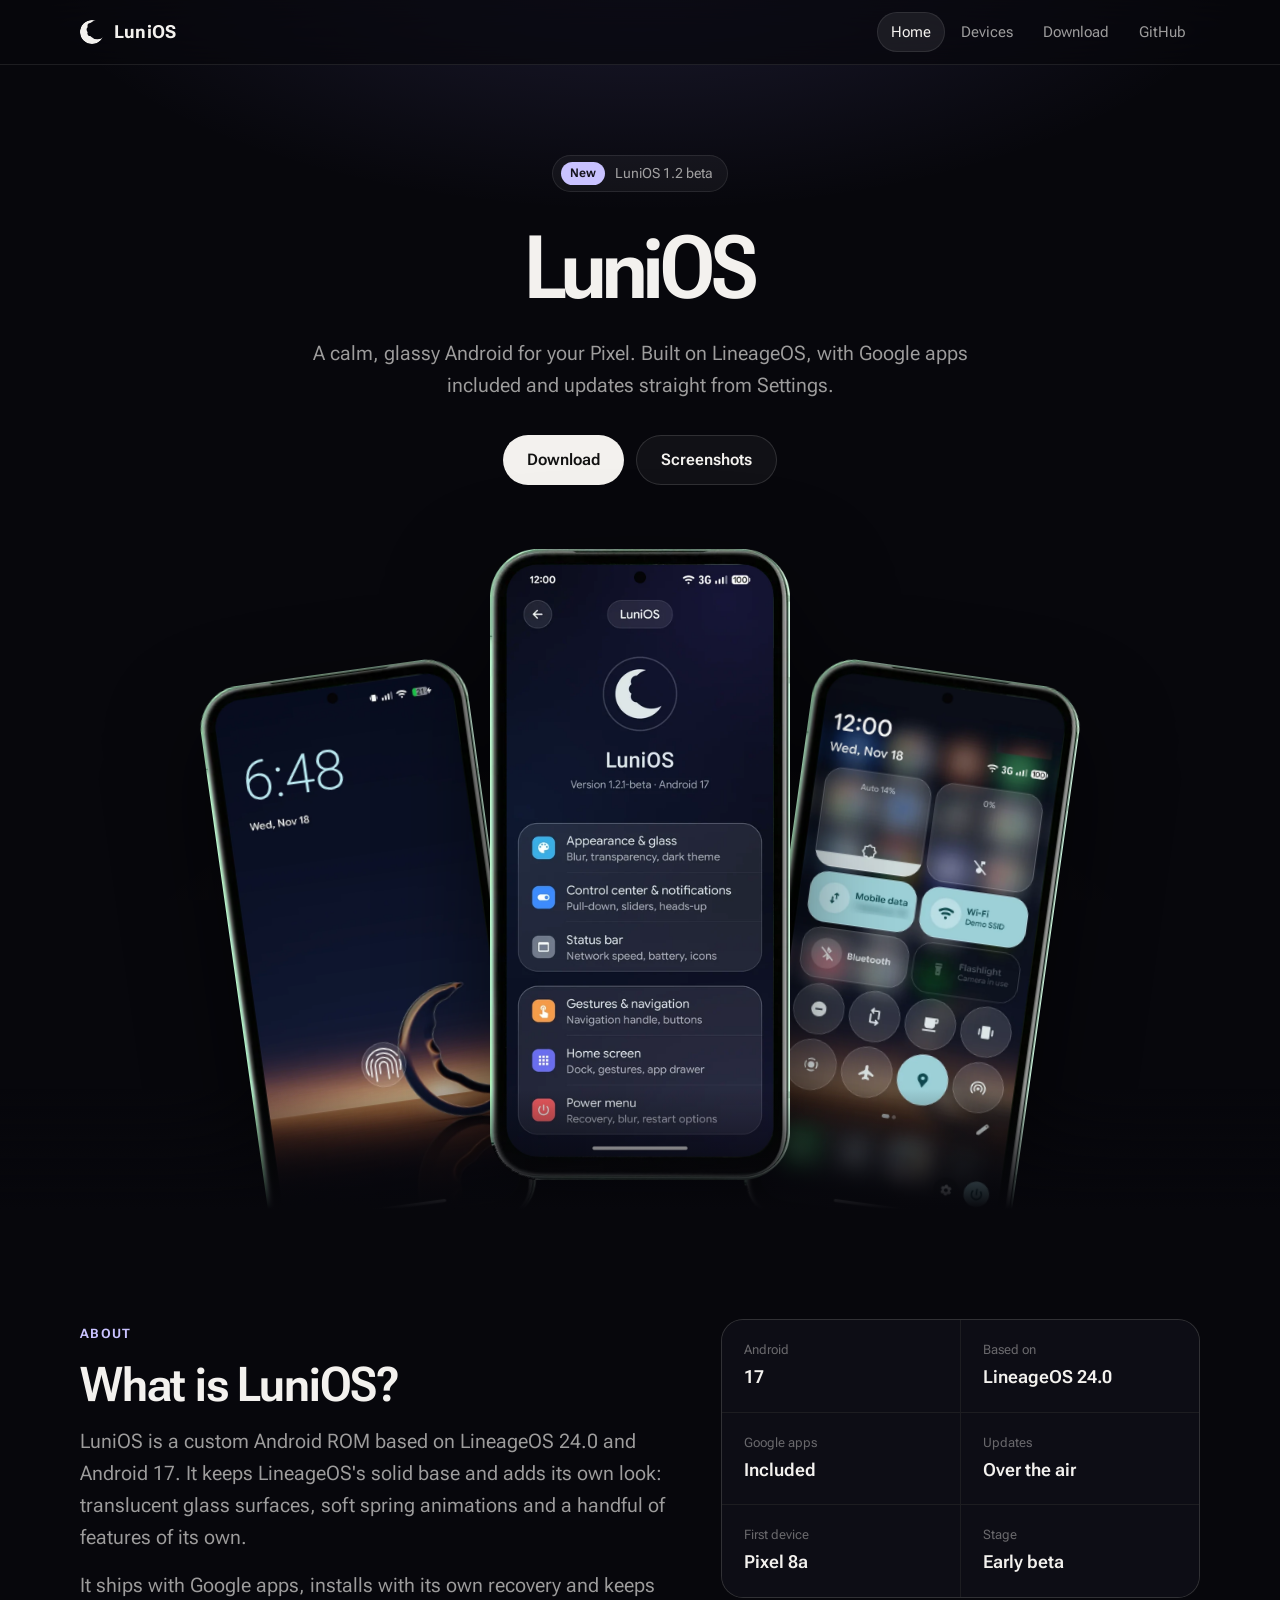
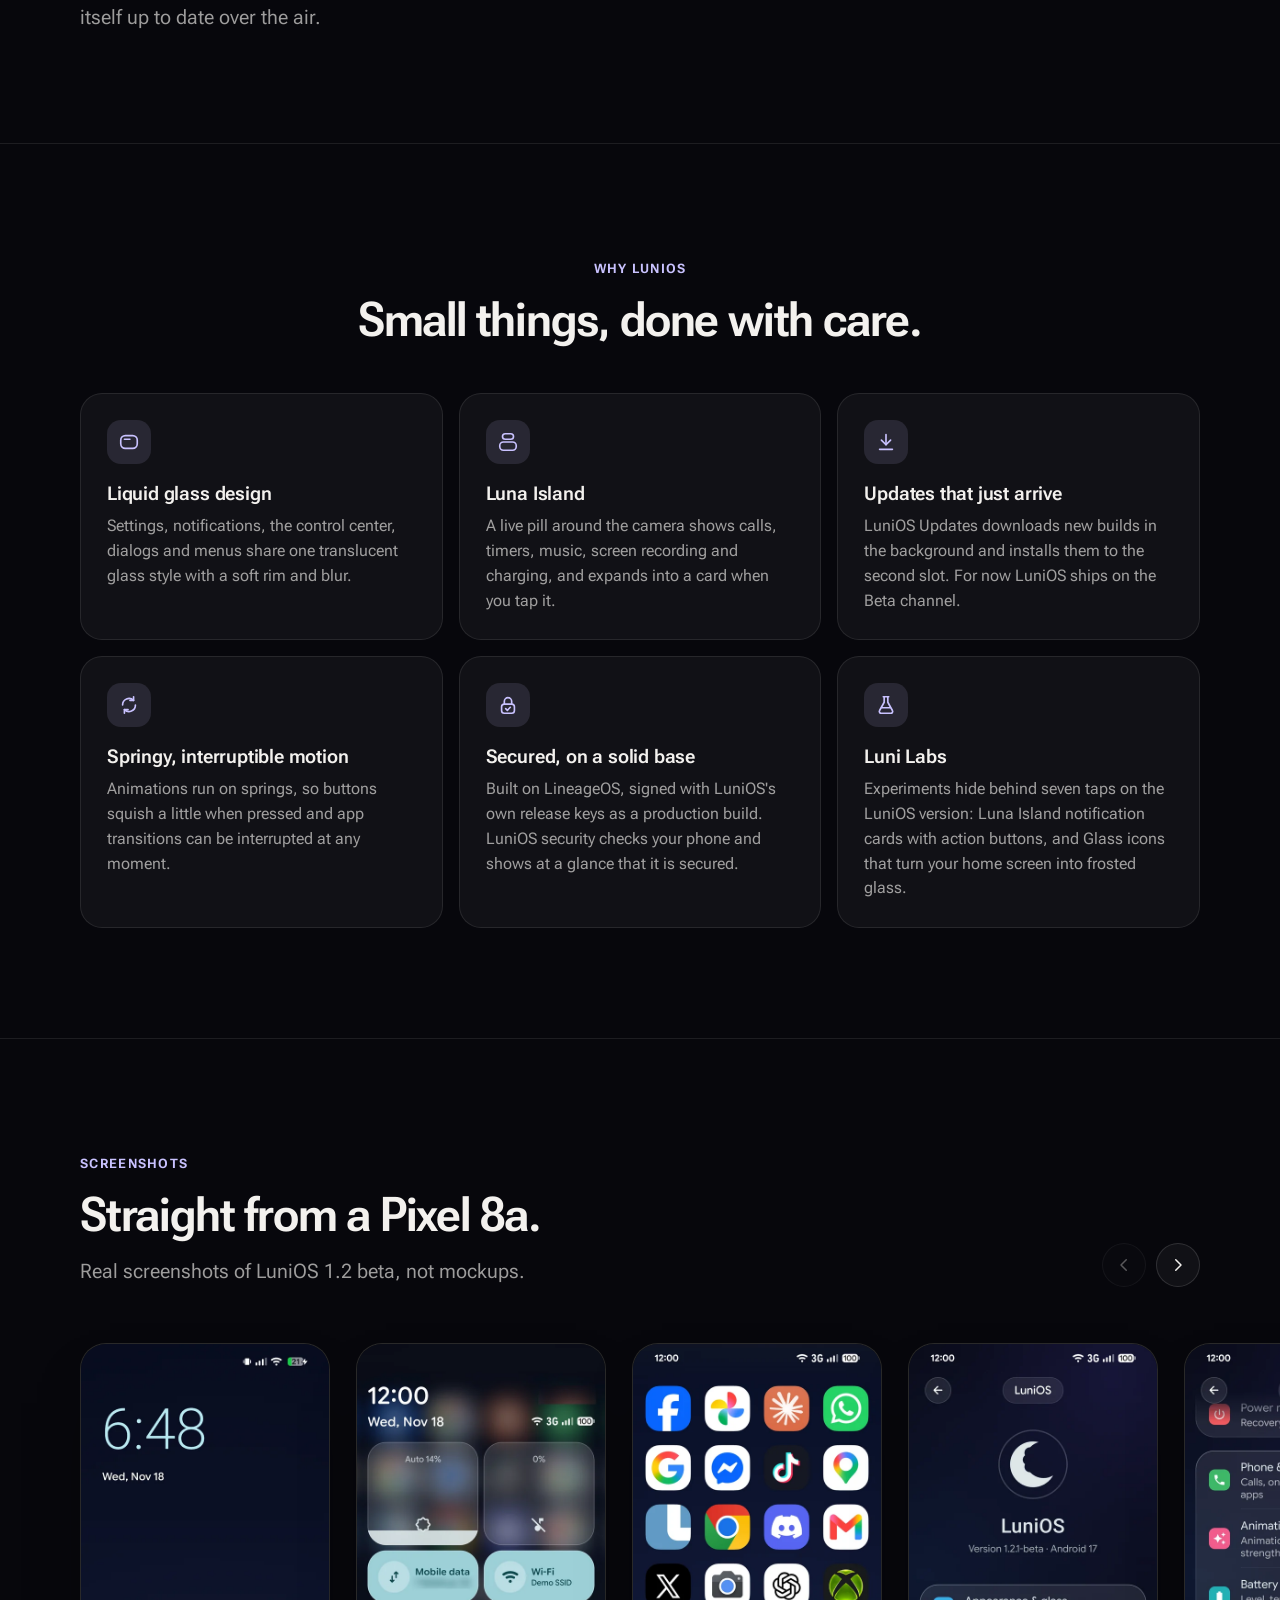
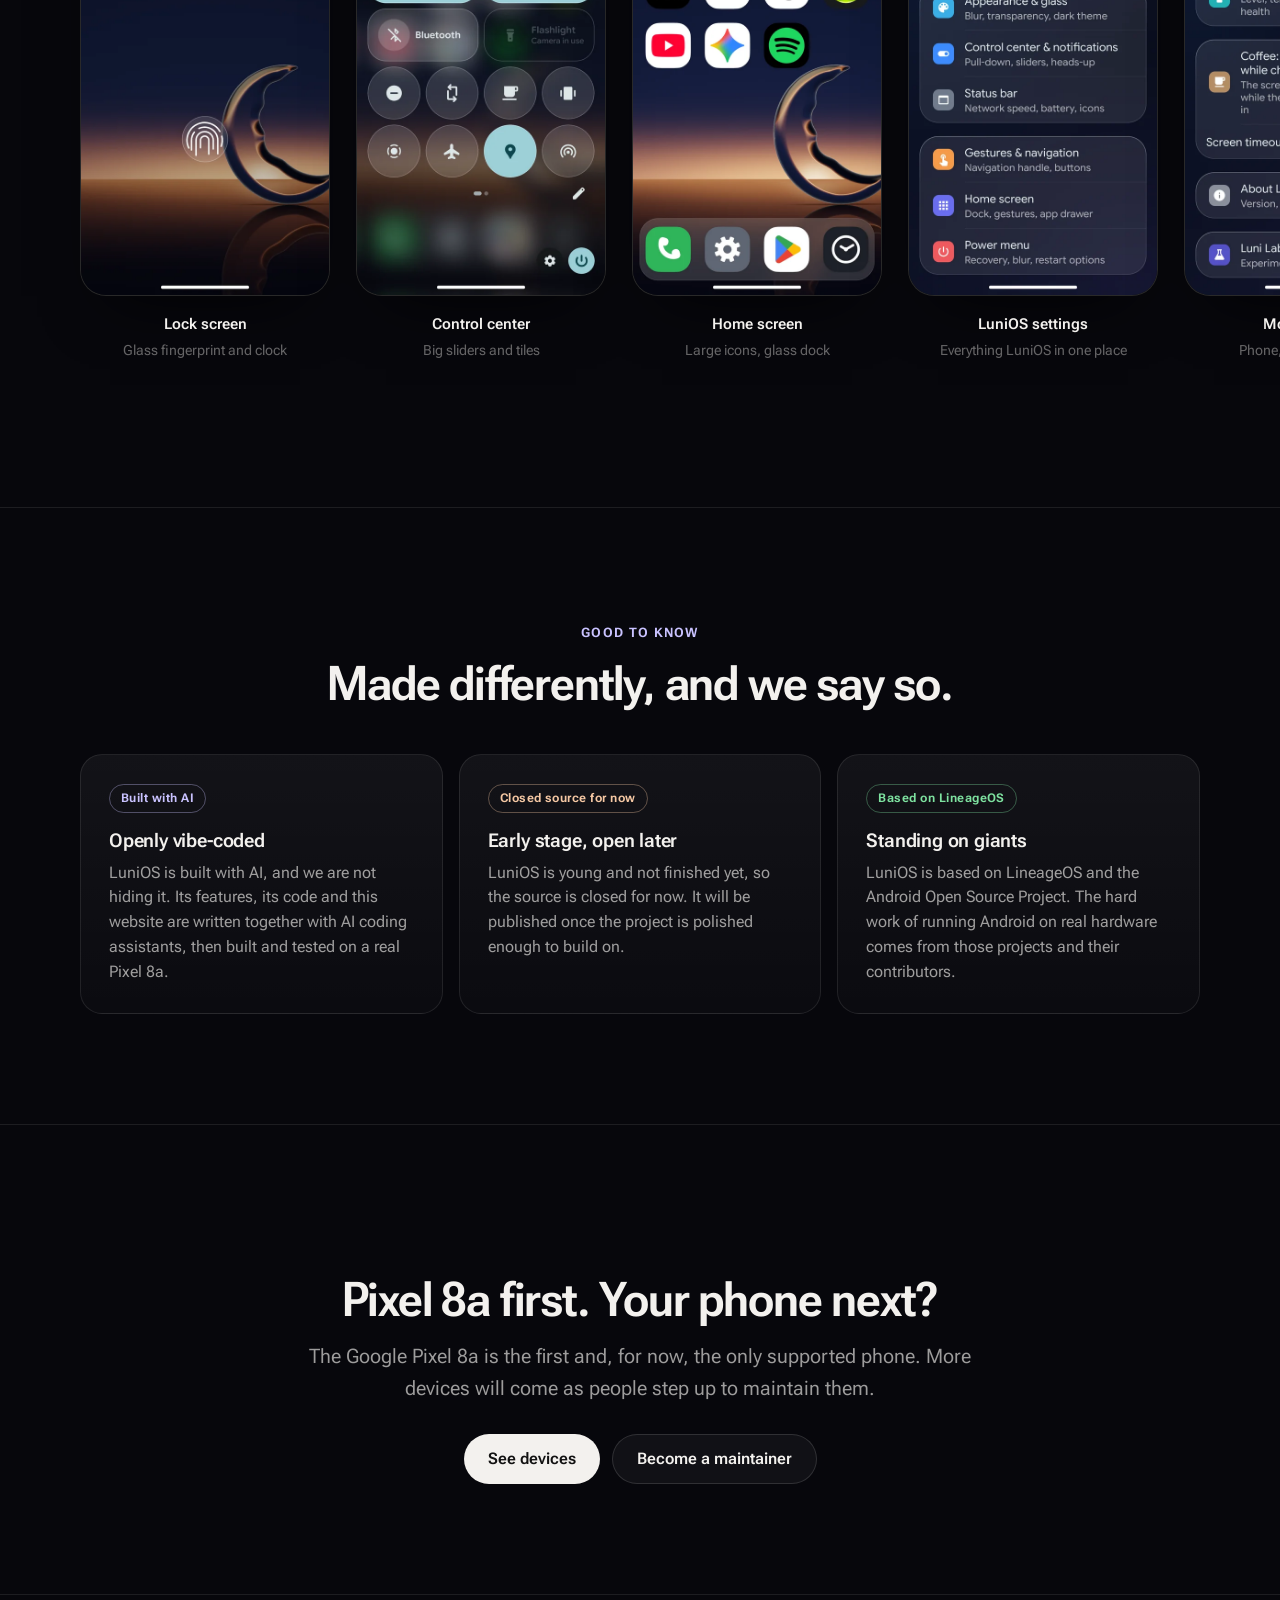
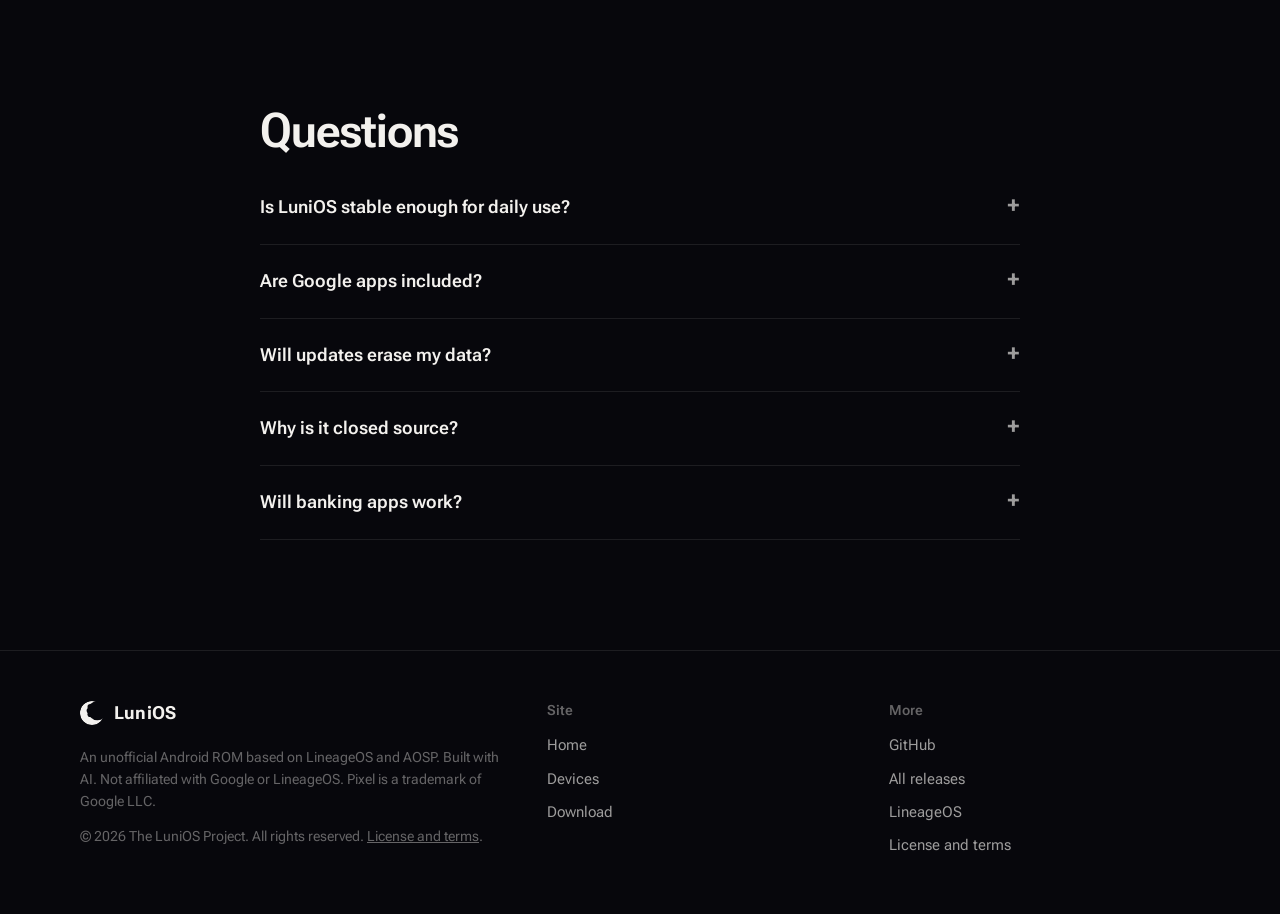
<file: docs/index.html>
<!doctype html>
<html lang="en">
<head>
<meta charset="utf-8">
<meta name="viewport" content="width=device-width, initial-scale=1, viewport-fit=cover">
<title>LuniOS</title>
<meta name="description" content="LuniOS is a custom Android 17 ROM based on LineageOS, with a liquid glass design, Google apps and over-the-air updates. First device: Google Pixel 8a.">
<meta name="theme-color" content="#07070C">
<meta name="color-scheme" content="dark">
<meta property="og:title" content="LuniOS">
<meta property="og:description" content="A calm, glassy Android ROM based on LineageOS. First device: Pixel 8a.">
<meta property="og:image" content="assets/shots/luni-settings.webp">
<link rel="icon" href="assets/favicon.svg" type="image/svg+xml">
<link rel="preconnect" href="https://fonts.googleapis.com">
<link rel="preconnect" href="https://fonts.gstatic.com" crossorigin>
<link href="https://fonts.googleapis.com/css2?family=Roboto+Flex:opsz,wght@8..144,300..800&display=swap" rel="stylesheet">
<link rel="stylesheet" href="css/site.css">
<script>document.documentElement.classList.add('js')</script>
</head>
<body>
<a class="skip" href="#main">Skip to content</a>

<header class="nav">
  <div class="wrap nav-in">
    <a class="brand" href="./"><img src="assets/logo.svg" width="24" height="24" alt="">LuniOS</a>
    <nav class="links" id="links" aria-label="Main">
      <span class="pill" aria-hidden="true"></span>
      <a href="./" aria-current="page">Home</a>
      <a href="devices.html">Devices</a>
      <a href="download.html">Download</a>
      <a href="https://github.com/project-patina/lunios-updates">GitHub</a>
    </nav>
    <button class="menu-btn" type="button" id="menu" aria-label="Menu" aria-expanded="false" aria-controls="links"><span></span><span></span></button>
  </div>
</header>

<main id="main">

  <section class="hero">
    <div class="wrap">
      <a class="badge-line rv" href="download.html" id="hero-badge"><b>New</b><span id="hero-badge-text">LuniOS 1.2 beta</span></a>
      <h1 class="rv" style="--d:1">LuniOS</h1>
      <p class="lead rv" style="--d:2">A calm, glassy Android for your Pixel. Built on LineageOS, with Google apps included and updates straight from Settings.</p>
      <div class="cta rv" style="--d:3">
        <a class="btn btn-primary" href="download.html">Download</a>
        <a class="btn btn-ghost" href="#screens">Screenshots</a>
      </div>
    </div>
    <div class="hero-phones" id="hero-phones">
      <img class="p1" src="assets/device/front-lock.webp" width="750" height="1576" alt="Pixel 8a showing the LuniOS lock screen" fetchpriority="high">
      <img class="p2" src="assets/device/front-settings.webp" width="750" height="1576" alt="Pixel 8a showing the LuniOS section in Settings" fetchpriority="high">
      <img class="p3" src="assets/device/front-cc.webp" width="750" height="1576" alt="Pixel 8a showing the LuniOS control center" fetchpriority="high">
    </div>
    <div class="hero-fade" aria-hidden="true"></div>
  </section>

  <section class="section" id="about">
    <div class="wrap about">
      <div>
        <span class="kicker rv">About</span>
        <h2 class="rv">What is LuniOS?</h2>
        <p class="lead rv">LuniOS is a custom Android ROM based on LineageOS 24.0 and Android 17. It keeps LineageOS's solid base and adds its own look: translucent glass surfaces, soft spring animations and a handful of features of its own.</p>
        <p class="lead rv">It ships with Google apps, installs with its own recovery and keeps itself up to date over the air.</p>
      </div>
      <dl class="facts rv" style="--d:1">
        <div><dt>Android</dt><dd>17</dd></div>
        <div><dt>Based on</dt><dd>LineageOS 24.0</dd></div>
        <div><dt>Google apps</dt><dd>Included</dd></div>
        <div><dt>Updates</dt><dd>Over the air</dd></div>
        <div><dt>First device</dt><dd>Pixel 8a</dd></div>
        <div><dt>Stage</dt><dd>Early beta</dd></div>
      </dl>
    </div>
  </section>

  <section class="section" id="why">
    <div class="wrap">
      <div class="center">
        <span class="kicker rv">Why LuniOS</span>
        <h2 class="rv">Small things, done with care.</h2>
      </div>
      <div class="why">
        <article class="rv">
          <div class="ic"><svg viewBox="0 0 24 24"><rect x="3" y="5" width="18" height="14" rx="5"/><path d="M7 9h6"/></svg></div>
          <h3>Liquid glass design</h3>
          <p>Settings, notifications, the control center, dialogs and menus share one translucent glass style with a soft rim and blur.</p>
        </article>
        <article class="rv" style="--d:1">
          <div class="ic"><svg viewBox="0 0 24 24"><rect x="6" y="3" width="12" height="6" rx="3"/><rect x="3" y="12" width="18" height="9" rx="4"/></svg></div>
          <h3>Luna Island</h3>
          <p>A live pill around the camera shows calls, timers, music, screen recording and charging, and expands into a card when you tap it.</p>
        </article>
        <article class="rv" style="--d:2">
          <div class="ic"><svg viewBox="0 0 24 24"><path d="M12 4v11"/><path d="M7 10l5 5 5-5"/><path d="M5 20h14"/></svg></div>
          <h3>Updates that just arrive</h3>
          <p>LuniOS Updates downloads new builds in the background and installs them to the second slot. For now LuniOS ships on the Beta channel.</p>
        </article>
        <article class="rv">
          <div class="ic"><svg viewBox="0 0 24 24"><path d="M5 12a7 7 0 0112-5"/><path d="M19 12a7 7 0 01-12 5"/><path d="M17 3v4h-4"/><path d="M7 21v-4h4"/></svg></div>
          <h3>Springy, interruptible motion</h3>
          <p>Animations run on springs, so buttons squish a little when pressed and app transitions can be interrupted at any moment.</p>
        </article>
        <article class="rv" style="--d:1">
          <div class="ic"><svg viewBox="0 0 24 24"><path d="M8 11V8a4 4 0 018 0v3"/><rect x="5" y="11" width="14" height="10" rx="3"/><path d="M9.5 16l1.8 1.8 3.2-3.3"/></svg></div>
          <h3>Secured, on a solid base</h3>
          <p>Built on LineageOS, signed with LuniOS's own release keys as a production build. LuniOS security checks your phone and shows at a glance that it is secured.</p>
        </article>
        <article class="rv" style="--d:2">
          <div class="ic"><svg viewBox="0 0 24 24"><path d="M9 3h6"/><path d="M10 3v6l-5 9a2 2 0 002 3h10a2 2 0 002-3l-5-9V3"/><path d="M7.5 15h9"/></svg></div>
          <h3>Luni Labs</h3>
          <p>Experiments hide behind seven taps on the LuniOS version: Luna Island notification cards with action buttons, and Glass icons that turn your home screen into frosted glass.</p>
        </article>
      </div>
    </div>
  </section>

  <section class="section" id="screens">
    <div class="wrap gal-head">
      <div>
        <span class="kicker rv">Screenshots</span>
        <h2 class="rv">Straight from a Pixel 8a.</h2>
        <p class="lead rv">Real screenshots of LuniOS 1.2 beta, not mockups.</p>
      </div>
      <div class="gal-ctl rv">
        <button type="button" id="gal-prev" aria-label="Previous"><svg viewBox="0 0 24 24"><path d="M15 5l-7 7 7 7"/></svg></button>
        <button type="button" id="gal-next" aria-label="Next"><svg viewBox="0 0 24 24"><path d="M9 5l7 7-7 7"/></svg></button>
      </div>
    </div>
    <div class="gallery" id="gallery">
      <figure><div class="shot"><img src="assets/shots/lock.webp" width="540" height="1200" alt="" loading="lazy"></div><figcaption><b>Lock screen</b><span>Glass fingerprint and clock</span></figcaption></figure>
      <figure><div class="shot"><img src="assets/shots/control-center.webp" width="540" height="1200" alt="" loading="lazy"></div><figcaption><b>Control center</b><span>Big sliders and tiles</span></figcaption></figure>
      <figure><div class="shot"><img src="assets/shots/home.webp" width="540" height="1200" alt="" loading="lazy"></div><figcaption><b>Home screen</b><span>Large icons, glass dock</span></figcaption></figure>
      <figure><div class="shot"><img src="assets/shots/luni-settings.webp" width="540" height="1200" alt="" loading="lazy"></div><figcaption><b>LuniOS settings</b><span>Everything LuniOS in one place</span></figcaption></figure>
      <figure><div class="shot"><img src="assets/shots/luni-settings-2.webp" width="540" height="1200" alt="" loading="lazy"></div><figcaption><b>More options</b><span>Phone, haptics, battery</span></figcaption></figure>
      <figure><div class="shot"><img src="assets/shots/updates.webp" width="540" height="1200" alt="" loading="lazy"></div><figcaption><b>LuniOS Updates</b><span>Release notes before you install</span></figcaption></figure>
      <figure><div class="shot"><img src="assets/shots/luni-labs.webp" width="540" height="1200" alt="" loading="lazy"></div><figcaption><b>Luni Labs</b><span>Experimental features</span></figcaption></figure>
      <figure><div class="shot"><img src="assets/shots/about-luni.webp" width="540" height="1200" alt="" loading="lazy"></div><figcaption><b>About LuniOS</b><span>Version, build and hardware</span></figcaption></figure>
      <figure><div class="shot"><img src="assets/shots/keyboard.webp" width="540" height="1200" alt="" loading="lazy"></div><figcaption><b>Settings search</b><span>Results without the clutter</span></figcaption></figure>
    </div>
  </section>

  <section class="section" id="honest">
    <div class="wrap">
      <div class="center">
        <span class="kicker rv">Good to know</span>
        <h2 class="rv">Made differently, and we say so.</h2>
      </div>
      <div class="honest">
        <article class="rv">
          <span class="tag ai">Built with AI</span>
          <h3>Openly vibe-coded</h3>
          <p>LuniOS is built with AI, and we are not hiding it. Its features, its code and this website are written together with AI coding assistants, then built and tested on a real Pixel 8a.</p>
        </article>
        <article class="rv" style="--d:1">
          <span class="tag lock">Closed source for now</span>
          <h3>Early stage, open later</h3>
          <p>LuniOS is young and not finished yet, so the source is closed for now. It will be published once the project is polished enough to build on.</p>
        </article>
        <article class="rv" style="--d:2">
          <span class="tag base">Based on LineageOS</span>
          <h3>Standing on giants</h3>
          <p>LuniOS is based on LineageOS and the Android Open Source Project. The hard work of running Android on real hardware comes from those projects and their contributors.</p>
        </article>
      </div>
    </div>
  </section>

  <section class="section" id="devices-cta">
    <div class="wrap center">
      <span class="kicker rv">Devices</span>
      <h2 class="rv">Pixel 8a first. Your phone next?</h2>
      <p class="lead rv">The Google Pixel 8a is the first and, for now, the only supported phone. More devices will come as people step up to maintain them.</p>
      <div class="cta rv" style="margin-top:30px">
        <a class="btn btn-primary" href="devices.html">See devices</a>
        <a class="btn btn-ghost" href="devices.html#maintain">Become a maintainer</a>
      </div>
    </div>
  </section>

  <section class="section" id="faq">
    <div class="narrow faq">
      <h2 class="rv">Questions</h2>
      <details class="rv"><summary>Is LuniOS stable enough for daily use?</summary><p>It runs daily on the developer's own Pixel 8a, but it is an early beta. Expect rough edges and keep backups of anything important.</p></details>
      <details class="rv"><summary>Are Google apps included?</summary><p>Yes. The Play Store and Google services come preinstalled, so you can sign in during setup.</p></details>
      <details class="rv"><summary>Will updates erase my data?</summary><p>No. Updates from LuniOS Updates keep your apps and data. Only the first installation needs a factory reset. One exception: moving from 1.2.x or older to 1.3.0 needs one clean install, because 1.3.0 switches to LuniOS's own signing keys.</p></details>
      <details class="rv"><summary>Why is it closed source?</summary><p>Because it is still early and changing fast. The plan is to open the source once LuniOS is polished.</p></details>
      <details class="rv"><summary>Will banking apps work?</summary><p>Some may not, because the bootloader is unlocked. LuniOS does not try to fake device certification.</p></details>
    </div>
  </section>

</main>

<footer class="foot">
  <div class="wrap foot-in">
    <div>
      <a class="brand" href="./"><img src="assets/logo.svg" width="24" height="24" alt="">LuniOS</a>
      <p>An unofficial Android ROM based on LineageOS and AOSP. Built with AI. Not affiliated with Google or LineageOS. Pixel is a trademark of Google LLC.</p>
      <p>© 2026 The LuniOS Project. All rights reserved. <a href="legal.html" style="text-decoration:underline">License and terms</a>.</p>
    </div>
    <div><h4>Site</h4><ul><li><a href="./">Home</a></li><li><a href="devices.html">Devices</a></li><li><a href="download.html">Download</a></li></ul></div>
    <div><h4>More</h4><ul><li><a href="https://github.com/project-patina/lunios-updates">GitHub</a></li><li><a href="https://github.com/project-patina/lunios-updates/releases">All releases</a></li><li><a href="https://lineageos.org">LineageOS</a></li><li><a href="legal.html">License and terms</a></li></ul></div>
  </div>
</footer>

<script src="js/site.js" defer></script>
</body>
</html>
</file>
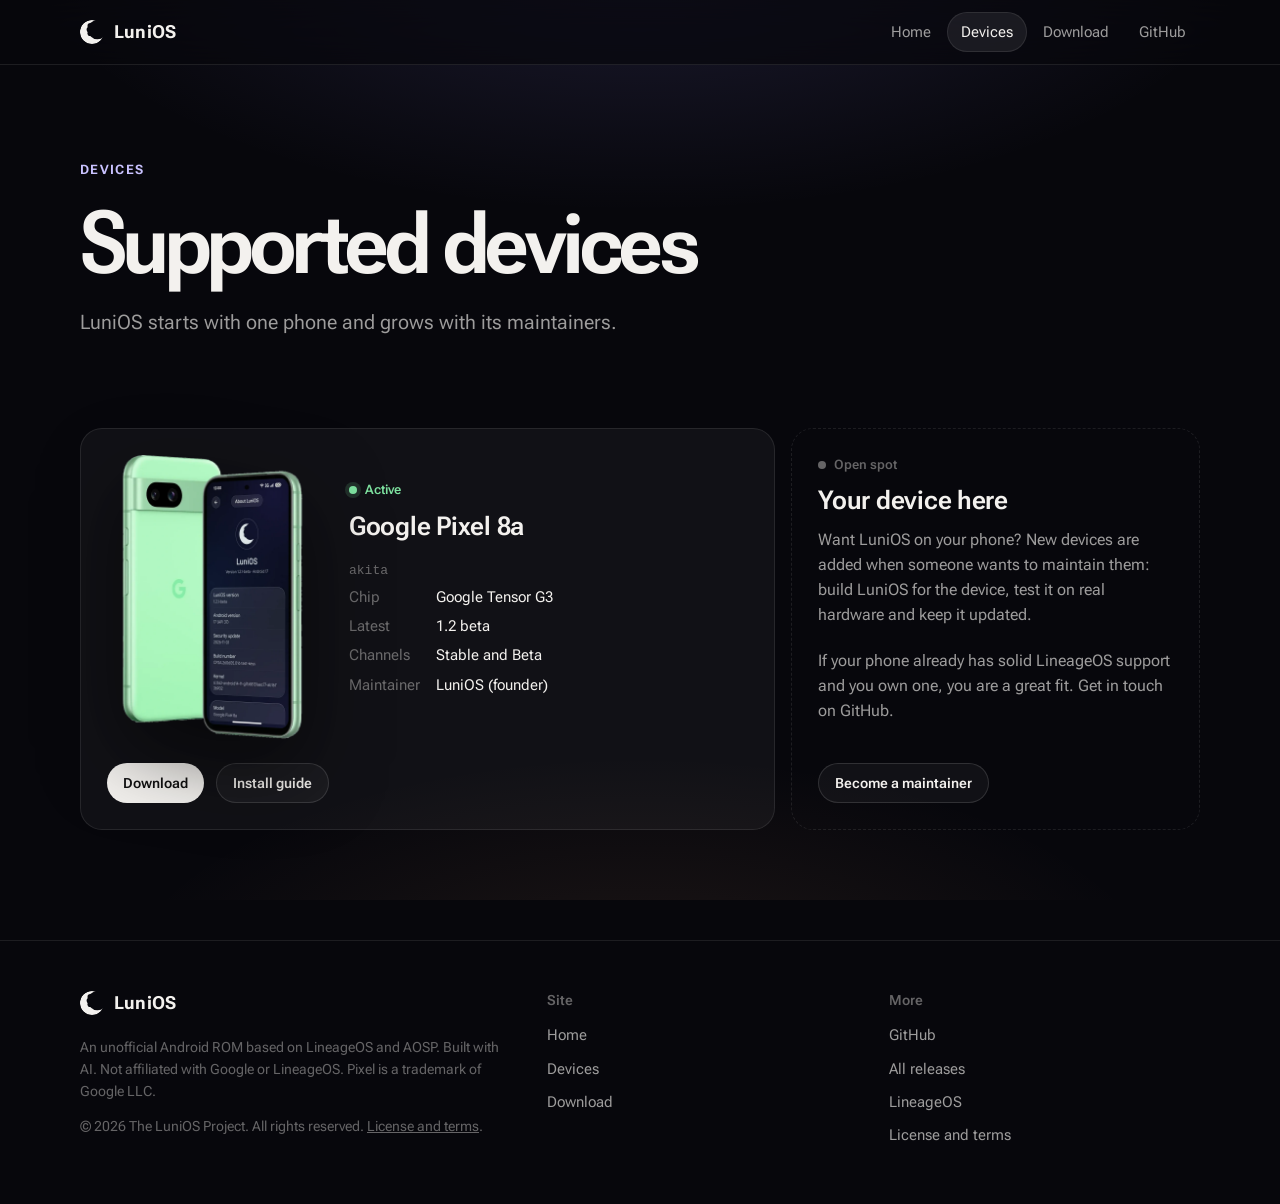
<file: docs/devices.html>
<!doctype html>
<html lang="en">
<head>
<meta charset="utf-8">
<meta name="viewport" content="width=device-width, initial-scale=1, viewport-fit=cover">
<title>Devices · LuniOS</title>
<meta name="description" content="Devices supported by LuniOS. First device: Google Pixel 8a (akita).">
<meta name="theme-color" content="#07070C">
<meta name="color-scheme" content="dark">
<meta property="og:title" content="LuniOS">
<meta property="og:description" content="A calm, glassy Android ROM based on LineageOS. First device: Pixel 8a.">
<meta property="og:image" content="assets/shots/luni-settings.webp">
<link rel="icon" href="assets/favicon.svg" type="image/svg+xml">
<link rel="preconnect" href="https://fonts.googleapis.com">
<link rel="preconnect" href="https://fonts.gstatic.com" crossorigin>
<link href="https://fonts.googleapis.com/css2?family=Roboto+Flex:opsz,wght@8..144,300..800&display=swap" rel="stylesheet">
<link rel="stylesheet" href="css/site.css">
<script>document.documentElement.classList.add('js')</script>
</head>
<body>
<a class="skip" href="#main">Skip to content</a>

<header class="nav">
  <div class="wrap nav-in">
    <a class="brand" href="./"><img src="assets/logo.svg" width="24" height="24" alt="">LuniOS</a>
    <nav class="links" id="links" aria-label="Main">
      <span class="pill" aria-hidden="true"></span>
      <a href="./">Home</a>
      <a href="devices.html" aria-current="page">Devices</a>
      <a href="download.html">Download</a>
      <a href="https://github.com/project-patina/lunios-updates">GitHub</a>
    </nav>
    <button class="menu-btn" type="button" id="menu" aria-label="Menu" aria-expanded="false" aria-controls="links"><span></span><span></span></button>
  </div>
</header>

<main id="main">

  <section class="page-head">
    <div class="wrap">
      <span class="kicker rv">Devices</span>
      <h1 class="rv" style="--d:1">Supported devices</h1>
      <p class="lead rv" style="--d:2">LuniOS starts with one phone and grows with its maintainers.</p>
    </div>
  </section>

  <section class="section" style="padding-top:50px">
    <div class="wrap devices">
      <article class="dev rv">
        <div class="dev-row">
          <img class="device-img" src="assets/device/pixel8a-about.webp" width="860" height="1172" alt="Google Pixel 8a showing About LuniOS" loading="lazy">
          <div>
            <span class="status">Active</span>
            <h3>Google Pixel 8a</h3>
            <span class="code">akita</span>
            <dl>
              <dt>Chip</dt><dd>Google Tensor G3</dd>
              <dt>Latest</dt><dd id="dev-latest">1.2 beta</dd>
              <dt>Channels</dt><dd>Stable and Beta</dd>
              <dt>Maintainer</dt><dd>LuniOS (founder)</dd>
            </dl>
          </div>
        </div>
        <div class="cta" style="justify-content:flex-start">
          <a class="btn btn-primary btn-sm" href="download.html">Download</a>
          <a class="btn btn-ghost btn-sm" href="download.html#install">Install guide</a>
        </div>
      </article>

      <article class="dev add rv" style="--d:1" id="maintain">
        <span class="status soon">Open spot</span>
        <h3>Your device here</h3>
        <p>Want LuniOS on your phone? New devices are added when someone wants to maintain them: build LuniOS for the device, test it on real hardware and keep it updated.</p>
        <p>If your phone already has solid LineageOS support and you own one, you are a great fit. Get in touch on GitHub.</p>
        <a class="btn btn-ghost btn-sm" href="https://github.com/project-patina/lunios-updates/issues">Become a maintainer</a>
      </article>
    </div>
  </section>

</main>

<footer class="foot">
  <div class="wrap foot-in">
    <div>
      <a class="brand" href="./"><img src="assets/logo.svg" width="24" height="24" alt="">LuniOS</a>
      <p>An unofficial Android ROM based on LineageOS and AOSP. Built with AI. Not affiliated with Google or LineageOS. Pixel is a trademark of Google LLC.</p>
      <p>© 2026 The LuniOS Project. All rights reserved. <a href="legal.html" style="text-decoration:underline">License and terms</a>.</p>
    </div>
    <div><h4>Site</h4><ul><li><a href="./">Home</a></li><li><a href="devices.html">Devices</a></li><li><a href="download.html">Download</a></li></ul></div>
    <div><h4>More</h4><ul><li><a href="https://github.com/project-patina/lunios-updates">GitHub</a></li><li><a href="https://github.com/project-patina/lunios-updates/releases">All releases</a></li><li><a href="https://lineageos.org">LineageOS</a></li><li><a href="legal.html">License and terms</a></li></ul></div>
  </div>
</footer>

<script src="js/site.js" defer></script>
</body>
</html>
</file>
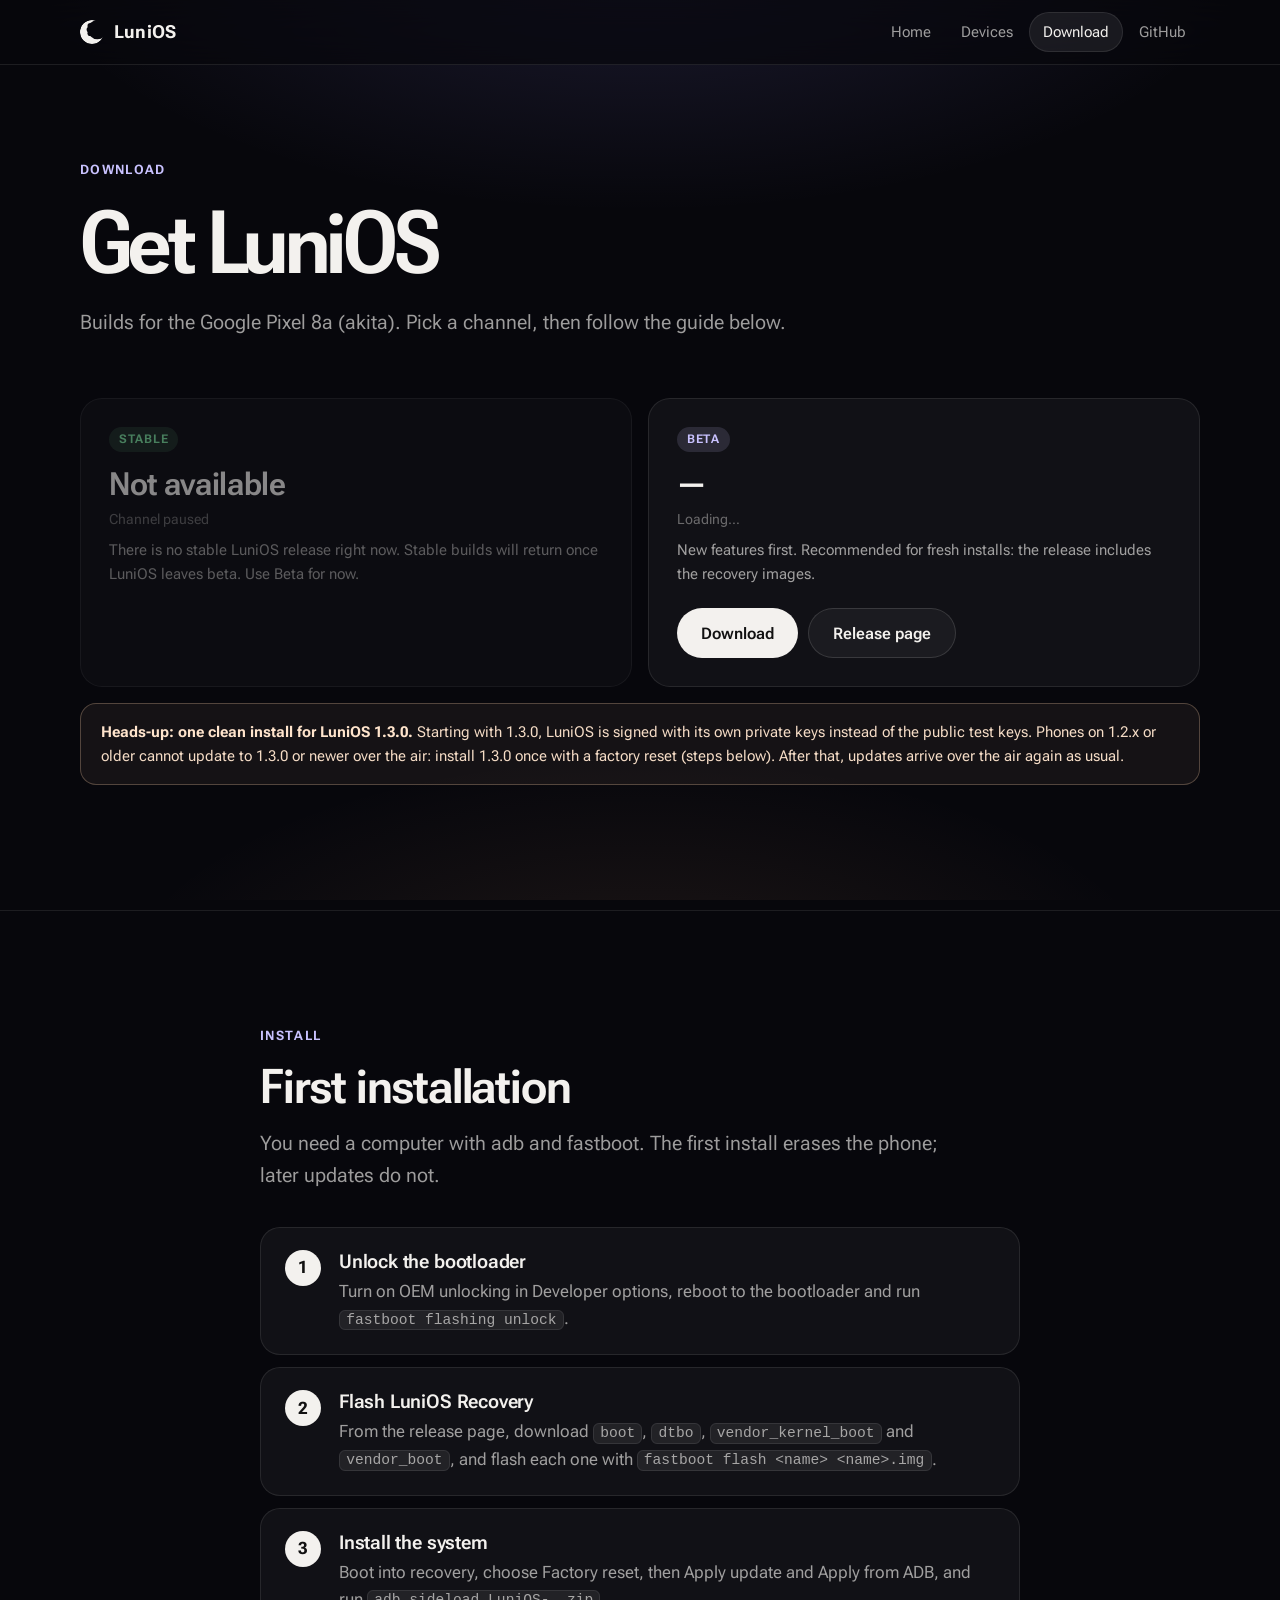
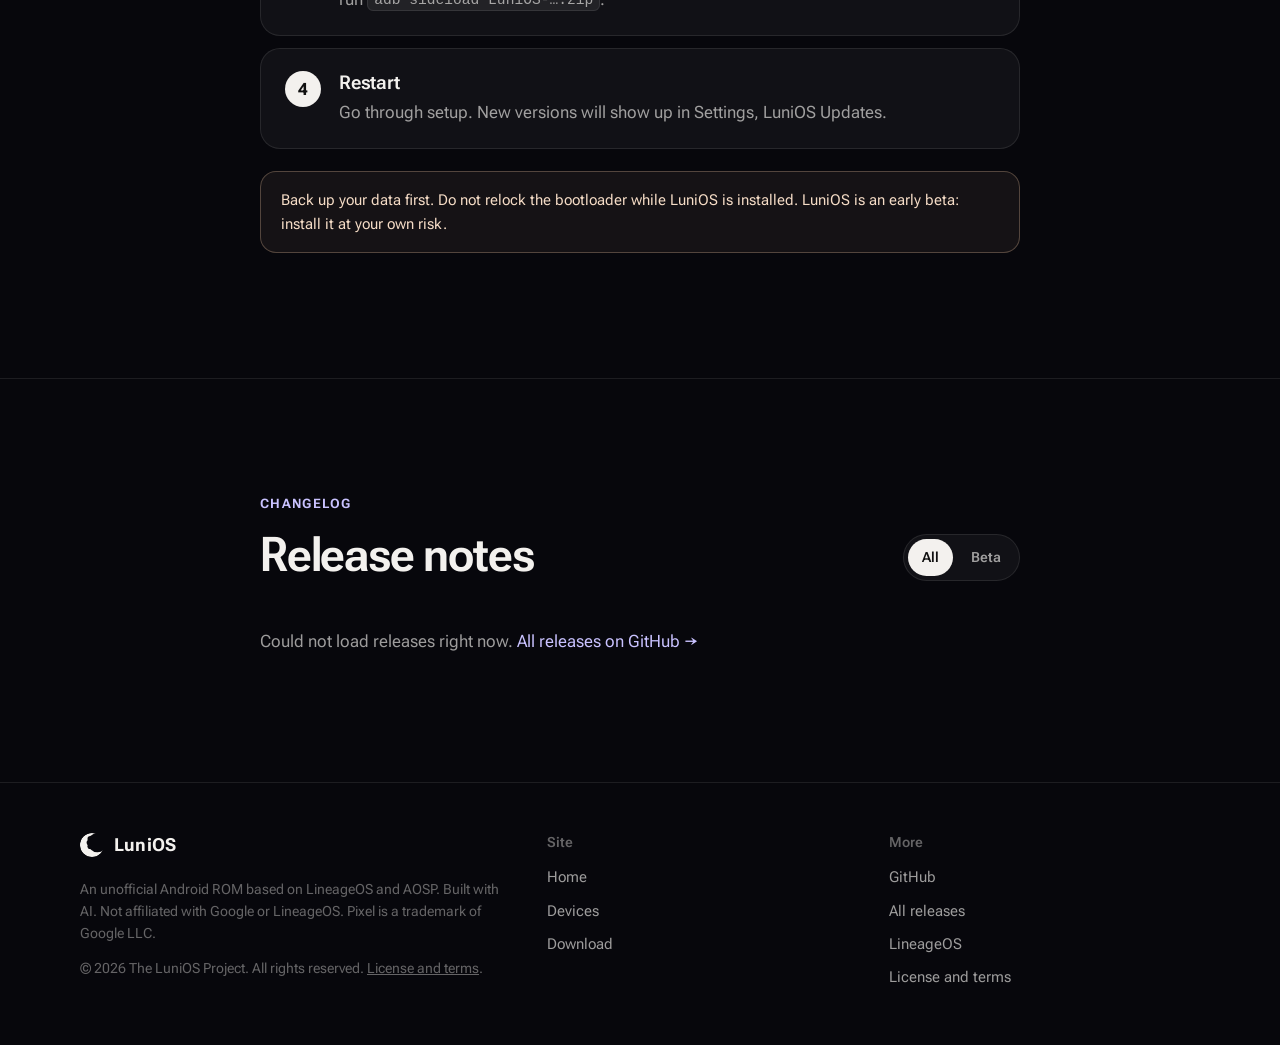
<file: docs/download.html>
<!doctype html>
<html lang="en">
<head>
<meta charset="utf-8">
<meta name="viewport" content="width=device-width, initial-scale=1, viewport-fit=cover">
<title>Download · LuniOS</title>
<meta name="description" content="Download LuniOS for the Google Pixel 8a and learn how to install it.">
<meta name="theme-color" content="#07070C">
<meta name="color-scheme" content="dark">
<meta property="og:title" content="LuniOS">
<meta property="og:description" content="A calm, glassy Android ROM based on LineageOS. First device: Pixel 8a.">
<meta property="og:image" content="assets/shots/luni-settings.webp">
<link rel="icon" href="assets/favicon.svg" type="image/svg+xml">
<link rel="preconnect" href="https://fonts.googleapis.com">
<link rel="preconnect" href="https://fonts.gstatic.com" crossorigin>
<link href="https://fonts.googleapis.com/css2?family=Roboto+Flex:opsz,wght@8..144,300..800&display=swap" rel="stylesheet">
<link rel="stylesheet" href="css/site.css">
<script>document.documentElement.classList.add('js')</script>
</head>
<body>
<a class="skip" href="#main">Skip to content</a>

<header class="nav">
  <div class="wrap nav-in">
    <a class="brand" href="./"><img src="assets/logo.svg" width="24" height="24" alt="">LuniOS</a>
    <nav class="links" id="links" aria-label="Main">
      <span class="pill" aria-hidden="true"></span>
      <a href="./">Home</a>
      <a href="devices.html">Devices</a>
      <a href="download.html" aria-current="page">Download</a>
      <a href="https://github.com/project-patina/lunios-updates">GitHub</a>
    </nav>
    <button class="menu-btn" type="button" id="menu" aria-label="Menu" aria-expanded="false" aria-controls="links"><span></span><span></span></button>
  </div>
</header>

<main id="main">

  <section class="page-head">
    <div class="wrap">
      <span class="kicker rv">Download</span>
      <h1 class="rv" style="--d:1">Get LuniOS</h1>
      <p class="lead rv" style="--d:2">Builds for the Google Pixel 8a (akita). Pick a channel, then follow the guide below.</p>
    </div>
  </section>

  <section class="section" style="padding-top:20px">
    <div class="wrap">
      <div class="channels">
        <article class="chan rv" aria-disabled="true" style="opacity:.55">
          <span class="pill-tag">Stable</span>
          <h3>Not available</h3>
          <p class="meta">Channel paused</p>
          <p class="desc">There is no stable LuniOS release right now. Stable builds will return once LuniOS leaves beta. Use Beta for now.</p>
        </article>
        <article class="chan rv" style="--d:1" id="ch-BETA">
          <span class="pill-tag beta">Beta</span>
          <h3 class="v">&mdash;</h3>
          <p class="meta">Loading…</p>
          <p class="desc">New features first. Recommended for fresh installs: the release includes the recovery images.</p>
          <div class="btns"><a class="btn btn-primary dl" href="https://github.com/project-patina/lunios-updates/releases">Download</a><a class="btn btn-ghost page" href="https://github.com/project-patina/lunios-updates/releases">Release page</a></div>
        </article>
      </div>
      <p class="note rv" style="margin-top:16px"><strong>Heads-up: one clean install for LuniOS 1.3.0.</strong> Starting with 1.3.0, LuniOS is signed with its own private keys instead of the public test keys. Phones on 1.2.x or older cannot update to 1.3.0 or newer over the air: install 1.3.0 once with a factory reset (steps below). After that, updates arrive over the air again as usual.</p>
    </div>
  </section>

  <section class="section" id="install">
    <div class="narrow">
      <span class="kicker rv">Install</span>
      <h2 class="rv">First installation</h2>
      <p class="lead rv">You need a computer with adb and fastboot. The first install erases the phone; later updates do not.</p>
      <ol class="steps">
        <li class="rv"><div><h3>Unlock the bootloader</h3><p>Turn on OEM unlocking in Developer options, reboot to the bootloader and run <code>fastboot flashing unlock</code>.</p></div></li>
        <li class="rv"><div><h3>Flash LuniOS Recovery</h3><p>From the release page, download <code>boot</code>, <code>dtbo</code>, <code>vendor_kernel_boot</code> and <code>vendor_boot</code>, and flash each one with <code>fastboot flash &lt;name&gt; &lt;name&gt;.img</code>.</p></div></li>
        <li class="rv"><div><h3>Install the system</h3><p>Boot into recovery, choose Factory reset, then Apply update and Apply from ADB, and run <code>adb sideload LuniOS-….zip</code>.</p></div></li>
        <li class="rv"><div><h3>Restart</h3><p>Go through setup. New versions will show up in Settings, LuniOS Updates.</p></div></li>
      </ol>
      <p class="note rv">Back up your data first. Do not relock the bootloader while LuniOS is installed. LuniOS is an early beta: install it at your own risk.</p>
    </div>
  </section>

  <section class="section" id="changelog">
    <div class="narrow">
      <div class="feed-head">
        <div>
          <span class="kicker rv">Changelog</span>
          <h2 class="rv" style="margin:0">Release notes</h2>
        </div>
        <div class="seg rv" role="tablist" id="feed-tabs">
          <button role="tab" data-c="all" aria-selected="true">All</button>
          <button role="tab" data-c="BETA" aria-selected="false">Beta</button>
        </div>
      </div>
      <div class="feed" id="feed"><p class="muted">Loading…</p></div>
    </div>
  </section>

</main>

<footer class="foot">
  <div class="wrap foot-in">
    <div>
      <a class="brand" href="./"><img src="assets/logo.svg" width="24" height="24" alt="">LuniOS</a>
      <p>An unofficial Android ROM based on LineageOS and AOSP. Built with AI. Not affiliated with Google or LineageOS. Pixel is a trademark of Google LLC.</p>
      <p>© 2026 The LuniOS Project. All rights reserved. <a href="legal.html" style="text-decoration:underline">License and terms</a>.</p>
    </div>
    <div><h4>Site</h4><ul><li><a href="./">Home</a></li><li><a href="devices.html">Devices</a></li><li><a href="download.html">Download</a></li></ul></div>
    <div><h4>More</h4><ul><li><a href="https://github.com/project-patina/lunios-updates">GitHub</a></li><li><a href="https://github.com/project-patina/lunios-updates/releases">All releases</a></li><li><a href="https://lineageos.org">LineageOS</a></li><li><a href="legal.html">License and terms</a></li></ul></div>
  </div>
</footer>

<script src="js/site.js" defer></script>
</body>
</html>
</file>
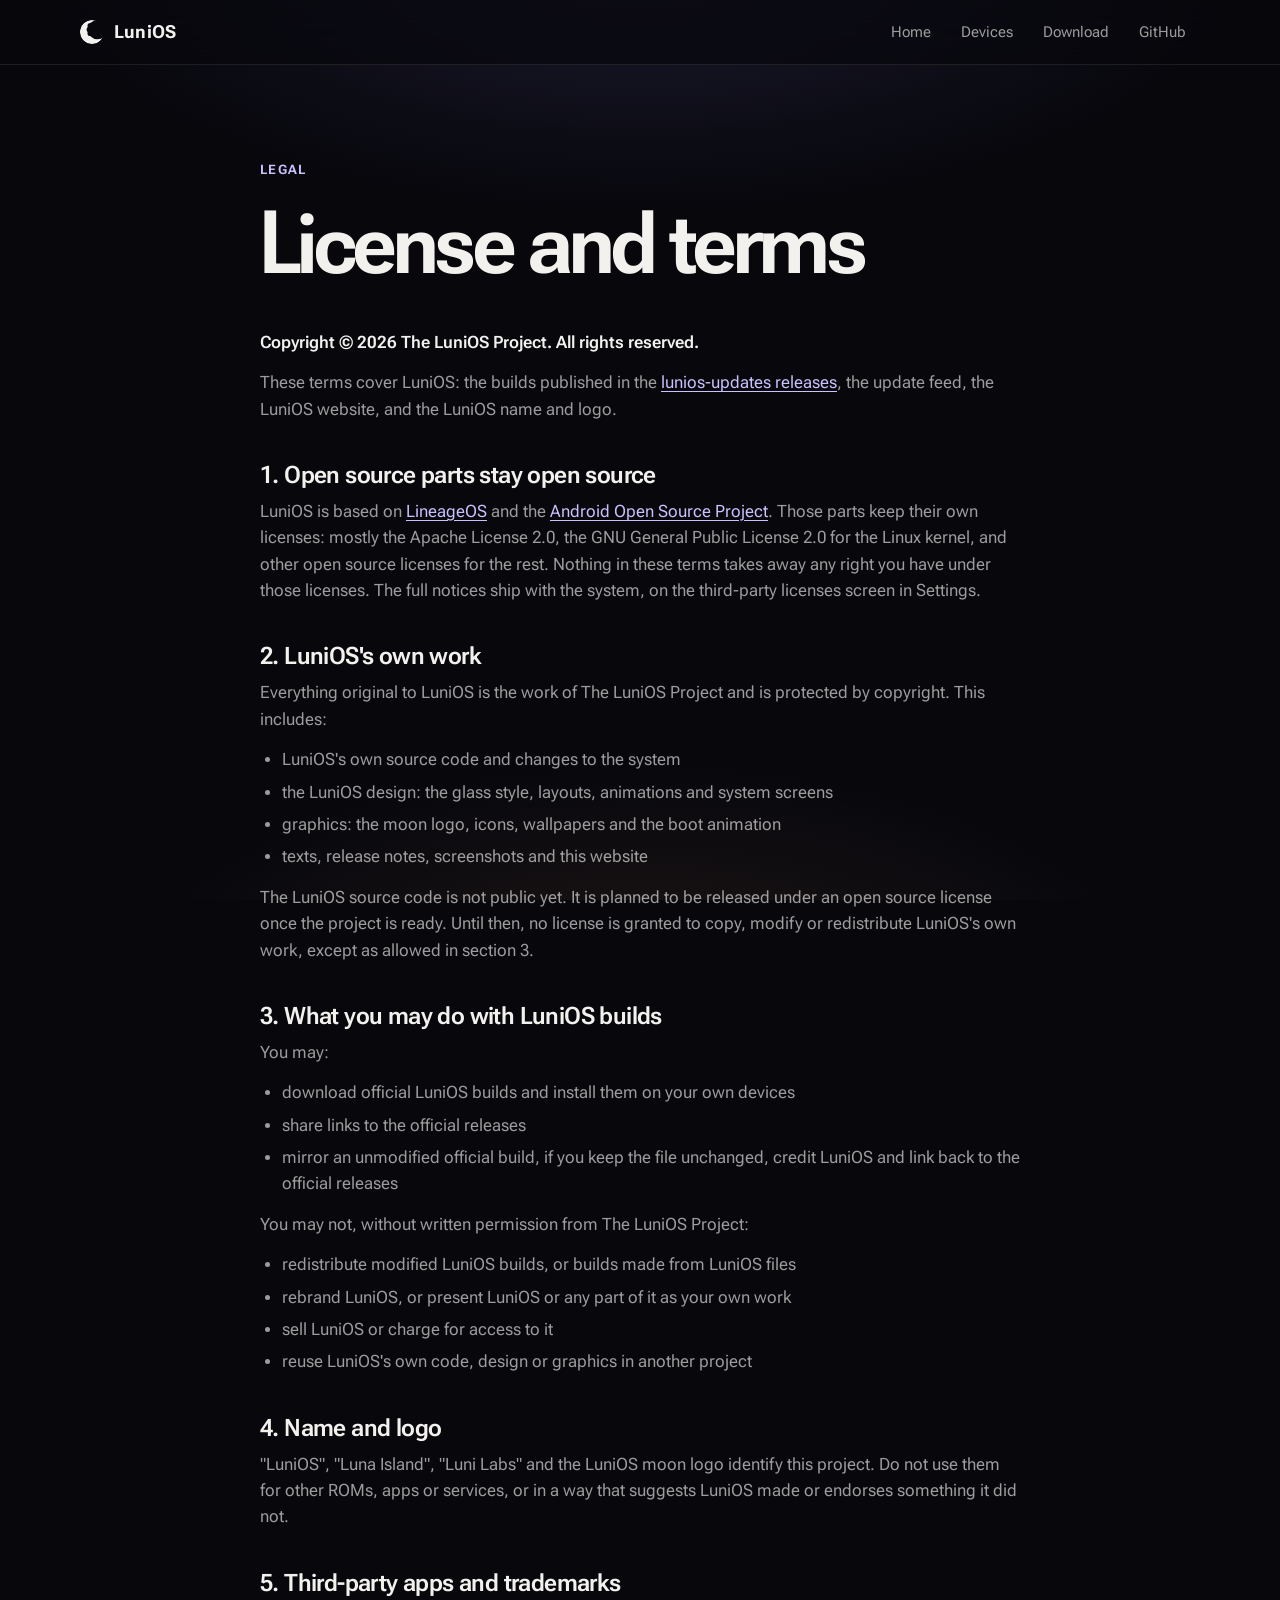
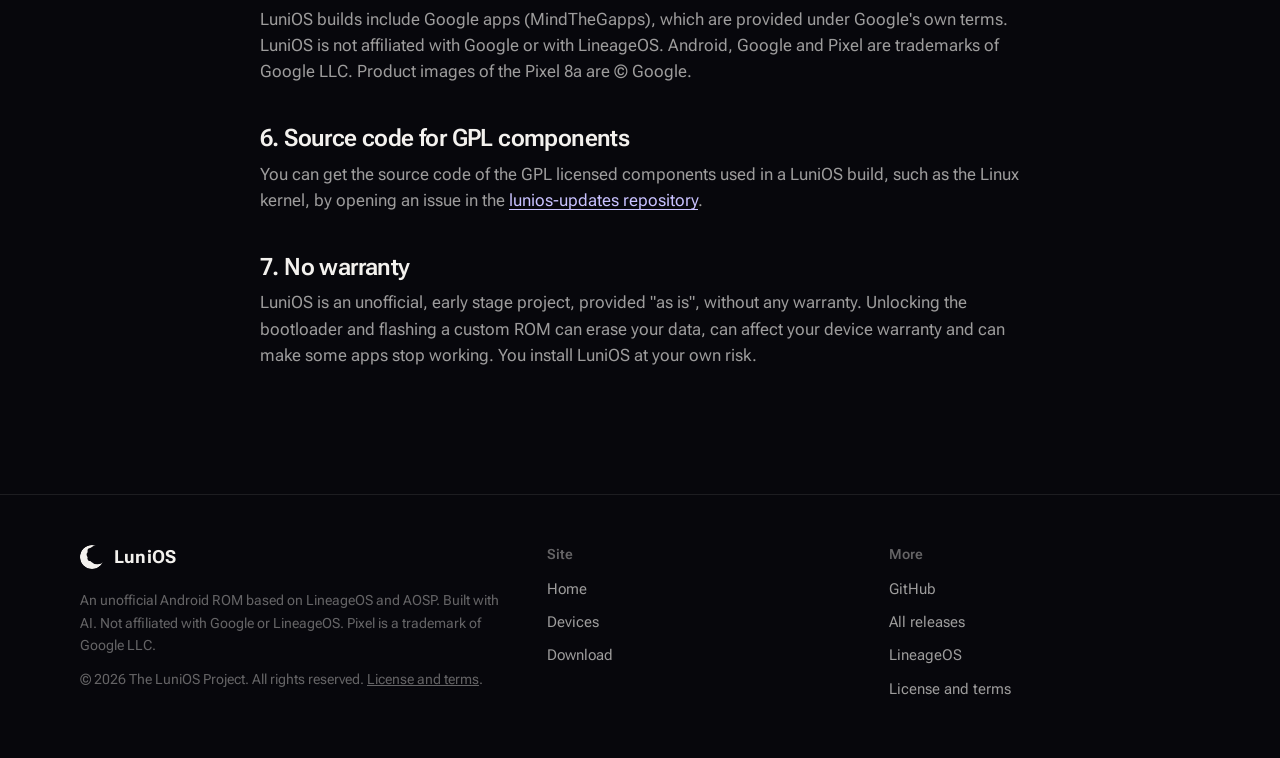
<file: docs/legal.html>
<!doctype html>
<html lang="en">
<head>
<meta charset="utf-8">
<meta name="viewport" content="width=device-width, initial-scale=1, viewport-fit=cover">
<title>Legal · LuniOS</title>
<meta name="description" content="LuniOS license and terms.">
<meta name="theme-color" content="#07070C">
<meta name="color-scheme" content="dark">
<meta property="og:title" content="LuniOS">
<meta property="og:description" content="A calm, glassy Android ROM based on LineageOS. First device: Pixel 8a.">
<meta property="og:image" content="assets/shots/luni-settings.webp">
<link rel="icon" href="assets/favicon.svg" type="image/svg+xml">
<link rel="preconnect" href="https://fonts.googleapis.com">
<link rel="preconnect" href="https://fonts.gstatic.com" crossorigin>
<link href="https://fonts.googleapis.com/css2?family=Roboto+Flex:opsz,wght@8..144,300..800&display=swap" rel="stylesheet">
<link rel="stylesheet" href="css/site.css">
<script>document.documentElement.classList.add('js')</script>
</head>
<body>
<a class="skip" href="#main">Skip to content</a>

<header class="nav">
  <div class="wrap nav-in">
    <a class="brand" href="./"><img src="assets/logo.svg" width="24" height="24" alt="">LuniOS</a>
    <nav class="links" id="links" aria-label="Main">
      <span class="pill" aria-hidden="true"></span>
      <a href="./">Home</a>
      <a href="devices.html">Devices</a>
      <a href="download.html">Download</a>
      <a href="https://github.com/project-patina/lunios-updates">GitHub</a>
    </nav>
    <button class="menu-btn" type="button" id="menu" aria-label="Menu" aria-expanded="false" aria-controls="links"><span></span><span></span></button>
  </div>
</header>

<main id="main">
  <section class="page-head">
    <div class="narrow">
      <span class="kicker rv">Legal</span>
      <h1 class="rv" style="--d:1">License and terms</h1>
    </div>
  </section>
  <section class="section" style="padding-top:40px">
    <div class="narrow legal rv">
<p>Copyright © 2026 The LuniOS Project. All rights reserved.</p>
<p>These terms cover LuniOS: the builds published in the <a href="https://github.com/project-patina/lunios-updates/releases">lunios-updates releases</a>, the update feed, the LuniOS website, and the LuniOS name and logo.</p>
<h2>1. Open source parts stay open source</h2>
<p>LuniOS is based on <a href="https://lineageos.org">LineageOS</a> and the <a href="https://source.android.com">Android Open Source Project</a>. Those parts keep their own licenses: mostly the Apache License 2.0, the GNU General Public License 2.0 for the Linux kernel, and other open source licenses for the rest. Nothing in these terms takes away any right you have under those licenses. The full notices ship with the system, on the third-party licenses screen in Settings.</p>
<h2>2. LuniOS's own work</h2>
<p>Everything original to LuniOS is the work of The LuniOS Project and is protected by copyright. This includes:</p>
<ul>
<li>LuniOS's own source code and changes to the system
<li>the LuniOS design: the glass style, layouts, animations and system screens
<li>graphics: the moon logo, icons, wallpapers and the boot animation
<li>texts, release notes, screenshots and this website
</ul>
<p>The LuniOS source code is not public yet. It is planned to be released under an open source license once the project is ready. Until then, no license is granted to copy, modify or redistribute LuniOS's own work, except as allowed in section 3.</p>
<h2>3. What you may do with LuniOS builds</h2>
<p>You may:</p>
<ul>
<li>download official LuniOS builds and install them on your own devices
<li>share links to the official releases
<li>mirror an unmodified official build, if you keep the file unchanged, credit LuniOS and link back to the official releases
</ul>
<p>You may not, without written permission from The LuniOS Project:</p>
<ul>
<li>redistribute modified LuniOS builds, or builds made from LuniOS files
<li>rebrand LuniOS, or present LuniOS or any part of it as your own work
<li>sell LuniOS or charge for access to it
<li>reuse LuniOS's own code, design or graphics in another project
</ul>
<h2>4. Name and logo</h2>
<p>"LuniOS", "Luna Island", "Luni Labs" and the LuniOS moon logo identify this project. Do not use them for other ROMs, apps or services, or in a way that suggests LuniOS made or endorses something it did not.</p>
<h2>5. Third-party apps and trademarks</h2>
<p>LuniOS builds include Google apps (MindTheGapps), which are provided under Google's own terms. LuniOS is not affiliated with Google or with LineageOS. Android, Google and Pixel are trademarks of Google LLC. Product images of the Pixel 8a are © Google.</p>
<h2>6. Source code for GPL components</h2>
<p>You can get the source code of the GPL licensed components used in a LuniOS build, such as the Linux kernel, by opening an issue in the <a href="https://github.com/project-patina/lunios-updates/issues">lunios-updates repository</a>.</p>
<h2>7. No warranty</h2>
<p>LuniOS is an unofficial, early stage project, provided "as is", without any warranty. Unlocking the bootloader and flashing a custom ROM can erase your data, can affect your device warranty and can make some apps stop working. You install LuniOS at your own risk.</p>
    </div>
  </section>
</main>

<footer class="foot">
  <div class="wrap foot-in">
    <div>
      <a class="brand" href="./"><img src="assets/logo.svg" width="24" height="24" alt="">LuniOS</a>
      <p>An unofficial Android ROM based on LineageOS and AOSP. Built with AI. Not affiliated with Google or LineageOS. Pixel is a trademark of Google LLC.</p>
      <p>© 2026 The LuniOS Project. All rights reserved. <a href="legal.html" style="text-decoration:underline">License and terms</a>.</p>
    </div>
    <div><h4>Site</h4><ul><li><a href="./">Home</a></li><li><a href="devices.html">Devices</a></li><li><a href="download.html">Download</a></li></ul></div>
    <div><h4>More</h4><ul><li><a href="https://github.com/project-patina/lunios-updates">GitHub</a></li><li><a href="https://github.com/project-patina/lunios-updates/releases">All releases</a></li><li><a href="https://lineageos.org">LineageOS</a></li><li><a href="legal.html">License and terms</a></li></ul></div>
  </div>
</footer>

<script src="js/site.js" defer></script>
</body>
</html>
</file>
<file: docs/css/site.css>
/* LuniOS website. Static, GitHub Pages friendly (relative paths, no build step). */
@view-transition { navigation: auto; }

:root {
  --bg: #07070C;
  --bg-2: #0D0D15;
  --ink: #F3F1EE;
  --mute: rgba(243, 241, 238, .64);
  --faint: rgba(243, 241, 238, .40);
  --line: rgba(255, 255, 255, .09);
  --card: rgba(255, 255, 255, .045);
  --card-hi: rgba(255, 255, 255, .075);
  --rim: rgba(255, 255, 255, .13);
  --accent: #C9C2FF;
  --accent-ink: #15131F;
  --warm: #F5C8A4;
  --ok: #7EE2A0;
  --spring: cubic-bezier(.34, 1.4, .64, 1);
  --ease: cubic-bezier(.22, 1, .36, 1);
  color-scheme: dark;
}
* { box-sizing: border-box; }
html { scroll-behavior: smooth; -webkit-text-size-adjust: 100%; }
body {
  margin: 0; background: var(--bg); color: var(--ink);
  font-family: "Roboto Flex", system-ui, -apple-system, "Segoe UI", sans-serif;
  font-size: 17px; line-height: 1.6; -webkit-font-smoothing: antialiased; overflow-x: hidden;
}
body::before { /* calm night sky behind everything */
  content: ""; position: fixed; inset: 0; z-index: -1; pointer-events: none;
  background:
    radial-gradient(70% 45% at 50% -8%, rgba(150, 140, 255, .16), transparent 70%),
    radial-gradient(60% 40% at 50% 112%, rgba(245, 170, 120, .10), transparent 70%),
    var(--bg);
}
img { display: block; max-width: 100%; }
a { color: inherit; text-decoration: none; }
button { font: inherit; color: inherit; background: none; border: 0; cursor: pointer; padding: 0; }
code { font-family: ui-monospace, "SF Mono", Menlo, monospace; font-size: .86em; background: rgba(255,255,255,.07); border: 1px solid var(--line); padding: .1em .42em; border-radius: 6px; }
:focus-visible { outline: 2px solid var(--accent); outline-offset: 3px; border-radius: 10px; }
.skip { position: absolute; left: -999px; top: 8px; z-index: 100; background: var(--ink); color: var(--bg); padding: 8px 14px; border-radius: 10px; }
.skip:focus { left: 12px; }
.wrap { width: min(1120px, 100% - 32px); margin-inline: auto; }
.narrow { width: min(760px, 100% - 32px); margin-inline: auto; }
.muted { color: var(--mute); }
.small { font-size: 14px; }

/* ---------- nav (persists across page transitions) ---------- */
.nav { position: sticky; top: 0; z-index: 50; view-transition-name: nav; background: rgba(7,7,12,.72); -webkit-backdrop-filter: blur(18px) saturate(140%); backdrop-filter: blur(18px) saturate(140%); border-bottom: 1px solid var(--line); }
.nav-in { display: flex; align-items: center; gap: 8px; height: 64px; }
.brand { display: inline-flex; align-items: center; gap: 10px; font-weight: 700; font-size: 18px; letter-spacing: .01em; margin-right: auto; }
.brand img { width: 24px; height: 24px; }
.links { position: relative; display: flex; gap: 2px; }
.links a { position: relative; z-index: 1; padding: 8px 14px; border-radius: 999px; font-size: 15px; color: var(--mute); transition: color .25s; }
.links a:hover, .links a[aria-current="page"] { color: var(--ink); }
.links .pill { position: absolute; z-index: 0; top: 0; height: 100%; border-radius: 999px; background: var(--card-hi); border: 1px solid var(--line); transition: left .5s var(--spring), width .5s var(--spring), opacity .2s; opacity: 0; pointer-events: none; }
.menu-btn { display: none; width: 40px; height: 40px; border-radius: 50%; border: 1px solid var(--line); }
.menu-btn span { display: block; width: 16px; height: 1.5px; margin: 4px auto; background: var(--ink); }
@media (max-width: 820px) {
  .menu-btn { display: block; }
  .links { position: absolute; top: 64px; left: 0; right: 0; flex-direction: column; padding: 8px 16px 16px; background: rgba(7,7,12,.96); border-bottom: 1px solid var(--line); transform: translateY(-8px); opacity: 0; pointer-events: none; transition: opacity .25s, transform .35s var(--ease); }
  .links.open { opacity: 1; transform: none; pointer-events: auto; }
  .links a { padding: 12px 8px; font-size: 17px; }
  .links .pill { display: none; }
}

/* ---------- buttons ---------- */
.btn { display: inline-flex; align-items: center; justify-content: center; gap: 8px; height: 50px; padding: 0 24px; border-radius: 999px; font-weight: 600; font-size: 16px; transition: transform .45s var(--spring), background .25s, border-color .25s; }
.btn:hover { transform: translateY(-2px); }
.btn:active { transform: scale(.95); transition-duration: .12s; }
.btn-primary { background: var(--ink); color: #111; }
.btn-ghost { border: 1px solid var(--rim); background: var(--card); }
.btn-ghost:hover { border-color: rgba(255,255,255,.26); }
.btn-sm { height: 40px; padding: 0 16px; font-size: 14px; }

/* ---------- type ---------- */
h1, h2, h3 { margin: 0; font-weight: 600; letter-spacing: -.025em; line-height: 1.08; }
h1 { font-size: clamp(44px, 7vw, 88px); letter-spacing: -.04em; }
h2 { font-size: clamp(30px, 4.2vw, 48px); margin-bottom: 14px; text-wrap: balance; }
h3 { font-size: 19px; letter-spacing: -.01em; margin-bottom: 8px; line-height: 1.25; }
.kicker { display: inline-block; margin-bottom: 14px; color: var(--accent); font-size: 13px; font-weight: 700; letter-spacing: .1em; text-transform: uppercase; }
.lead { font-size: clamp(17px, 1.7vw, 20px); color: var(--mute); margin: 0; max-width: 36em; text-wrap: pretty; }
.center { text-align: center; }
.center .lead { margin-inline: auto; }
.section { padding: 110px 0; }
.section + .section { border-top: 1px solid var(--line); }
@media (max-width: 760px) { .section { padding: 76px 0; } }

/* ---------- page transitions + scroll reveal ---------- */
main { view-transition-name: page; }
::view-transition-old(page) { animation: page-out .28s var(--ease) both; }
::view-transition-new(page) { animation: page-in .55s var(--ease) both; }
@keyframes page-out { to { opacity: 0; transform: translateY(-14px); filter: blur(4px); } }
@keyframes page-in { from { opacity: 0; transform: translateY(22px); filter: blur(6px); } }
.js .rv { opacity: 0; transform: translateY(28px); transition: opacity .9s var(--ease), transform 1s var(--ease); transition-delay: calc(var(--d, 0) * 90ms); }
.js .rv.in { opacity: 1; transform: none; }

/* ---------- hero ---------- */
.hero { padding: 90px 0 0; text-align: center; overflow: hidden; }
.hero .lead { margin: 22px auto 34px; }
.badge-line { display: inline-flex; align-items: center; gap: 10px; padding: 6px 14px 6px 8px; border-radius: 999px; border: 1px solid var(--line); background: var(--card); font-size: 14px; color: var(--mute); margin-bottom: 28px; transition: border-color .2s, color .2s; }
.badge-line:hover { color: var(--ink); border-color: var(--rim); }
.badge-line b { padding: 2px 9px; border-radius: 999px; font-size: 12px; background: var(--accent); color: var(--accent-ink); }
.cta { display: flex; gap: 12px; justify-content: center; flex-wrap: wrap; }
.hero-phones { position: relative; height: clamp(400px, 58vw, 660px); margin-top: 64px; }
.hero-phones img { position: absolute; left: 50%; top: 0; width: clamp(190px, 25vw, 300px); height: auto; transform-origin: 50% 100%; filter: drop-shadow(0 40px 50px rgba(0,0,0,.6)); transition: transform 1.5s var(--spring), opacity 1s var(--ease); }
.hero-phones .p1 { z-index: 1; transform: translateX(-50%) translateX(-80%) rotate(-8deg) translateY(56px) scale(.9); }
.hero-phones .p2 { z-index: 2; transform: translateX(-50%); }
.hero-phones .p3 { z-index: 1; transform: translateX(-50%) translateX(80%) rotate(8deg) translateY(56px) scale(.9); }
.hero-phones .p1, .hero-phones .p3 { transition-delay: .2s; }
.js .hero-phones:not(.in) img { opacity: 0; transform: translateX(-50%) translateY(180px) scale(.88); }
@media (max-width: 600px) {
  .hero-phones .p1 { transform: translateX(-50%) translateX(-56%) rotate(-6deg) translateY(46px) scale(.84); }
  .hero-phones .p3 { transform: translateX(-50%) translateX(56%) rotate(6deg) translateY(46px) scale(.84); }
}
.hero-fade { position: relative; z-index: 3; height: 120px; margin-top: -120px; background: linear-gradient(transparent, var(--bg)); }

/* ---------- about ---------- */
.about { display: grid; grid-template-columns: 1.1fr .9fr; gap: 56px; align-items: start; }
.about .lead + .lead { margin-top: 16px; }
.facts { display: grid; grid-template-columns: 1fr 1fr; gap: 1px; margin: 0; background: var(--line); border: 1px solid var(--line); border-radius: 22px; overflow: hidden; }
.facts div { background: var(--bg-2); padding: 20px 22px; }
.facts dt { font-size: 13px; color: var(--faint); }
.facts dd { margin: 2px 0 0; font-size: 18px; font-weight: 600; }
@media (max-width: 860px) { .about { grid-template-columns: 1fr; gap: 36px; } }

/* ---------- why grid ---------- */
.why { display: grid; grid-template-columns: repeat(3, 1fr); gap: 16px; margin-top: 48px; }
.why article { padding: 26px; border-radius: 22px; background: var(--card); border: 1px solid var(--line); transition: transform .6s var(--spring), border-color .3s, background .3s; }
.why article:hover { transform: translateY(-4px); border-color: var(--rim); background: var(--card-hi); }
.why p { margin: 0; color: var(--mute); font-size: 15.5px; }
.ic { width: 44px; height: 44px; border-radius: 14px; display: grid; place-items: center; margin-bottom: 18px; background: rgba(201,194,255,.12); color: var(--accent); }
.ic svg { width: 22px; height: 22px; fill: none; stroke: currentColor; stroke-width: 1.8; stroke-linecap: round; stroke-linejoin: round; }
@media (max-width: 900px) { .why { grid-template-columns: 1fr 1fr; } }
@media (max-width: 600px) { .why { grid-template-columns: 1fr; } }

/* ---------- screenshot gallery ---------- */
.gal-head { display: flex; justify-content: space-between; align-items: end; gap: 20px; flex-wrap: wrap; }
.gallery { margin-top: 36px; display: grid; grid-auto-flow: column; grid-auto-columns: clamp(200px, 23vw, 250px); gap: 26px; overflow-x: auto; padding: 20px max(16px, (100% - 1120px) / 2) 34px; scroll-snap-type: x mandatory; scroll-padding-inline: max(16px, (100% - 1120px) / 2); scrollbar-width: none; cursor: grab; overscroll-behavior-x: contain; }
.gallery::-webkit-scrollbar { display: none; }
.gallery.drag { cursor: grabbing; scroll-snap-type: none; }
.shot img { width: 100%; height: auto; border-radius: 26px; border: 1px solid rgba(255,255,255,.1); box-shadow: 0 30px 60px -30px rgba(0,0,0,.8); background: #111; }
.gallery figure { margin: 0; scroll-snap-align: start; transition: transform .7s var(--spring), opacity .5s; user-select: none; }
.gallery img { -webkit-user-drag: none; pointer-events: none; }
.gallery figcaption { margin-top: 16px; text-align: center; }
.gallery figcaption b { display: block; font-size: 15px; font-weight: 600; }
.gallery figcaption span { font-size: 13.5px; color: var(--faint); }
.gal-ctl { display: flex; gap: 10px; }
.gal-ctl button { width: 44px; height: 44px; border-radius: 50%; border: 1px solid var(--rim); background: var(--card); display: grid; place-items: center; transition: transform .45s var(--spring), border-color .2s, opacity .2s; }
.gal-ctl button:hover { border-color: rgba(255,255,255,.3); }
.gal-ctl button:active { transform: scale(.88); }
.gal-ctl button:disabled { opacity: .35; cursor: default; }
.gal-ctl svg { width: 18px; height: 18px; fill: none; stroke: currentColor; stroke-width: 2; stroke-linecap: round; stroke-linejoin: round; }

/* ---------- honesty ---------- */
.honest { display: grid; grid-template-columns: repeat(3, 1fr); gap: 16px; margin-top: 44px; }
.honest article { padding: 28px; border-radius: 22px; border: 1px solid var(--line); background: linear-gradient(180deg, rgba(255,255,255,.05), rgba(255,255,255,.02)); }
.honest p { margin: 0; color: var(--mute); font-size: 15.5px; }
.honest p + p { margin-top: 10px; }
.tag { display: inline-block; margin-bottom: 16px; padding: 4px 11px; border-radius: 999px; font-size: 12px; font-weight: 700; letter-spacing: .04em; border: 1px solid var(--rim); color: var(--mute); }
.tag.ai { color: var(--accent); border-color: rgba(201,194,255,.35); }
.tag.lock { color: var(--warm); border-color: rgba(245,200,164,.35); }
.tag.base { color: var(--ok); border-color: rgba(126,226,160,.35); }
@media (max-width: 900px) { .honest { grid-template-columns: 1fr; } }

/* ---------- devices ---------- */
.devices { display: grid; grid-template-columns: 1.7fr 1fr; gap: 16px; margin-top: 40px; align-items: stretch; }
@media (max-width: 880px) { .devices { grid-template-columns: 1fr; } }
.dev { padding: 26px; border-radius: 22px; border: 1px solid var(--line); background: var(--card); display: flex; flex-direction: column; }
.dev .code { font-family: ui-monospace, Menlo, monospace; font-size: 13px; color: var(--faint); }
.dev h3 { font-size: 26px; margin: 8px 0 12px; }
.dev dl { display: grid; grid-template-columns: auto 1fr; gap: 6px 16px; margin: 4px 0 24px; font-size: 14.5px; }
.dev dt { color: var(--faint); }
.dev dd { margin: 0; }
.dev p { margin: 0 0 22px; color: var(--mute); font-size: 15.5px; }
.dev .btn { margin-top: auto; align-self: flex-start; }
.dev.add { border-style: dashed; background: transparent; }
.dev-row { display: grid; grid-template-columns: minmax(150px, 210px) 1fr; gap: 32px; align-items: center; margin-bottom: 22px; }
.device-img { width: 100%; height: auto; filter: drop-shadow(0 30px 40px rgba(0,0,0,.55)); }
@media (max-width: 520px) { .dev-row { grid-template-columns: 1fr; } .device-img { width: 75%; margin-inline: auto; } }
.status { display: inline-flex; align-items: center; gap: 8px; font-size: 13px; font-weight: 600; color: var(--ok); }
.status::before { content: ""; width: 8px; height: 8px; border-radius: 50%; background: currentColor; box-shadow: 0 0 0 4px rgba(126,226,160,.15); }
.status.soon { color: var(--faint); }
.status.soon::before { box-shadow: none; }

/* ---------- download ---------- */
.channels { display: grid; grid-template-columns: 1fr 1fr; gap: 16px; margin-top: 40px; }
.chan { padding: 28px; border-radius: 22px; border: 1px solid var(--line); background: var(--card); display: flex; flex-direction: column; min-height: 250px; }
.chan h3 { font-size: 32px; margin: 12px 0 4px; }
.chan .meta { color: var(--faint); font-size: 14px; margin: 0 0 8px; }
.chan .desc { color: var(--mute); font-size: 15px; margin: 0 0 22px; }
.chan .btns { display: flex; gap: 10px; flex-wrap: wrap; margin-top: auto; }
.pill-tag { align-self: flex-start; padding: 3px 10px; border-radius: 999px; font-size: 12px; font-weight: 700; letter-spacing: .06em; text-transform: uppercase; background: rgba(126,226,160,.14); color: var(--ok); }
.pill-tag.beta { background: rgba(201,194,255,.14); color: var(--accent); }
@media (max-width: 760px) { .channels { grid-template-columns: 1fr; } }
.steps { counter-reset: s; list-style: none; padding: 0; margin: 36px 0 0; display: grid; gap: 12px; }
.steps li { counter-increment: s; display: grid; grid-template-columns: 36px 1fr; gap: 18px; padding: 22px 24px; border-radius: 20px; border: 1px solid var(--line); background: var(--card); }
.steps li::before { content: counter(s); width: 36px; height: 36px; border-radius: 50%; display: grid; place-items: center; font-weight: 700; background: var(--ink); color: #111; }
.steps h3 { margin-bottom: 4px; }
.steps p { margin: 0; color: var(--mute); }
.note { margin-top: 22px; padding: 16px 20px; border-radius: 16px; border: 1px solid rgba(245,200,164,.28); background: rgba(245,200,164,.06); color: #F5DCC6; font-size: 15px; }
.note strong { color: #FFE4CC; }
.feed { margin-top: 30px; display: grid; gap: 12px; }
.rel { padding: 22px 24px; border-radius: 20px; border: 1px solid var(--line); background: var(--card); }
.rel-top { display: flex; align-items: center; gap: 12px; flex-wrap: wrap; }
.rel-top b { font-size: 18px; }
.rel-top time { margin-left: auto; color: var(--faint); font-size: 14px; }
.rel-body { color: var(--mute); font-size: 15px; margin-top: 10px; }
.rel-body h4 { color: var(--ink); font-size: 14.5px; margin: 14px 0 4px; }
.rel-body ul { margin: 4px 0; padding-left: 20px; }
.rel-body p { margin: 6px 0; }
.rel-body strong { color: var(--ink); font-weight: 600; }
.rel summary { cursor: pointer; color: var(--accent); font-size: 14px; font-weight: 600; margin-top: 10px; }
.seg { display: inline-flex; gap: 4px; padding: 4px; border-radius: 999px; border: 1px solid var(--line); background: var(--card); }
.seg button { padding: 7px 14px; border-radius: 999px; font-size: 14px; font-weight: 600; color: var(--mute); transition: background .3s, color .2s; }
.seg button[aria-selected="true"] { background: var(--ink); color: #111; }
.feed-head { display: flex; justify-content: space-between; align-items: end; gap: 16px; flex-wrap: wrap; }

/* ---------- FAQ ---------- */
.faq details { border-bottom: 1px solid var(--line); }
.faq summary { cursor: pointer; list-style: none; display: flex; justify-content: space-between; gap: 16px; padding: 22px 0; font-size: 18px; font-weight: 600; }
.faq summary::-webkit-details-marker { display: none; }
.faq summary::after { content: "+"; color: var(--mute); font-size: 24px; line-height: 1; transition: transform .45s var(--spring); }
.faq details[open] summary::after { transform: rotate(45deg); }
.faq p { margin: 0 0 22px; color: var(--mute); }

/* ---------- page header (subpages) ---------- */
.page-head { padding: 90px 0 0; }
.page-head .lead { margin-top: 16px; }

/* ---------- legal ---------- */
.legal { color: var(--mute); font-size: 16.5px; }
.legal h2 { font-size: 24px; color: var(--ink); margin: 40px 0 10px; }
.legal p { margin: 0 0 14px; }
.legal p:first-child { color: var(--ink); font-weight: 600; }
.legal ul { margin: 0 0 14px; padding-left: 22px; }
.legal li { margin: 6px 0; }
.legal a { color: var(--accent); text-decoration: underline; text-underline-offset: 3px; }

/* ---------- footer ---------- */
.foot { border-top: 1px solid var(--line); padding: 48px 0 56px; }
.foot-in { display: grid; grid-template-columns: 1.4fr 1fr 1fr; gap: 32px; }
.foot p { margin: 12px 0 0; color: var(--faint); font-size: 14px; max-width: 34em; }
.foot h4 { margin: 0 0 10px; font-size: 14px; color: var(--faint); font-weight: 600; }
.foot ul { list-style: none; padding: 0; margin: 0; display: grid; gap: 6px; }
.foot ul a { color: var(--mute); font-size: 15px; }
.foot ul a:hover { color: var(--ink); }
@media (max-width: 760px) { .foot-in { grid-template-columns: 1fr 1fr; } .foot-in > :first-child { grid-column: 1 / -1; } }

@media (prefers-reduced-motion: reduce) {
  *, *::before, *::after { animation: none !important; transition-duration: .01ms !important; }
  ::view-transition-old(page), ::view-transition-new(page) { animation: none; }
  .js .rv { opacity: 1; transform: none; }
  .js .hero-phones:not(.in) img { opacity: 1; }
}
</file>
